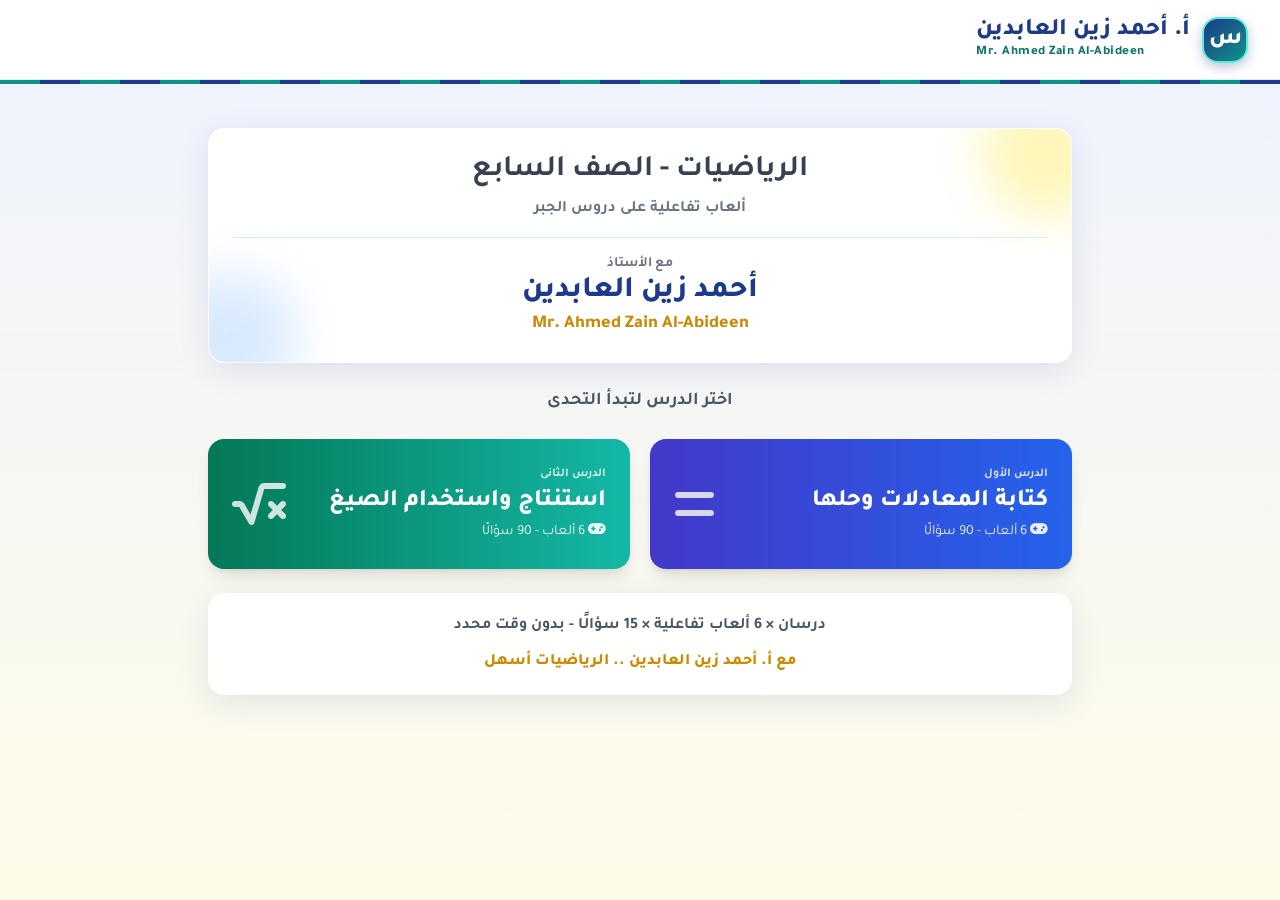
<file: index.html>
<!DOCTYPE html>
<html lang="ar" dir="rtl">
<head>
    <meta charset="UTF-8">
    <meta name="viewport" content="width=device-width, initial-scale=1.0, maximum-scale=1.0, user-scalable=no">
    <title>أ. أحمد زين العابدين - الرياضيات</title>
    <link rel="stylesheet" href="assets/tailwind.css">
    <link rel="stylesheet" href="assets/fontawesome/css/all.min.css">
    <link rel="stylesheet" href="assets/style.css">
    <script src="assets/common.js"></script>
</head>
<body class="text-gray-800 min-h-screen pb-24 relative">

    <header class="fixed top-0 w-full bg-white/95 backdrop-blur-md shadow-sm z-40 h-20 flex items-center px-4 md:px-8 border-b border-blue-100">
        <div class="flex items-center gap-3"><div class="logo-badge">س</div><h1 class="font-extrabold text-blue-900 text-lg md:text-2xl brand-name">أ. أحمد زين العابدين<small dir="ltr">Mr. Ahmed Zain Al-Abideen</small></h1></div>
    </header>
    <div class="fixed top-20 w-full z-40 brand-strip"></div>

    <div class="max-w-4xl mx-auto p-4 relative pt-28">
        <div class="space-y-6">
            <div class="glass-panel rounded-2xl p-6 shadow-lg relative overflow-hidden flex flex-col md:flex-row items-center gap-6 mt-4">
                <div class="absolute -top-10 -right-10 w-32 h-32 bg-yellow-200 rounded-full opacity-60 blur-xl"></div>
                <div class="absolute -bottom-10 -left-10 w-32 h-32 bg-blue-200 rounded-full opacity-60 blur-xl"></div>
                <div class="w-full text-center z-10 flex flex-col justify-center">
                    <h2 class="text-2xl md:text-3xl font-bold text-gray-700 mb-2" id="grade"></h2>
                    <p class="text-gray-500 font-bold">ألعاب تفاعلية على دروس الجبر</p>
                    <div class="mt-4 border-t border-blue-100 pt-4">
                        <p class="text-sm text-gray-500 font-bold">مع الأستاذ</p>
                        <p class="text-3xl font-extrabold text-blue-900">أحمد زين العابدين</p>
                        <p class="text-lg font-extrabold text-yellow-600" dir="ltr">Mr. Ahmed Zain Al-Abideen</p>
                    </div>
                </div>
            </div>

            <h3 class="text-center font-bold text-gray-600 mt-8 mb-4 text-lg">اختر الدرس لتبدأ التحدى</h3>

            <div class="grid grid-cols-1 sm:grid-cols-2 gap-5" id="lessons"></div>

            <div class="glass-panel rounded-2xl p-5 text-center mt-8">
                <p class="font-bold text-gray-600" id="summary"></p>
                <p class="mt-3 text-yellow-600 font-extrabold">مع أ. أحمد زين العابدين .. الرياضيات أسهل</p>
            </div>
        </div>
    </div>

    <script>
        document.getElementById('grade').innerText = TEACHER.grade;
        const box = document.getElementById('lessons');
        const ids = Object.keys(LESSONS);
        ids.forEach(id => {
            const L = LESSONS[id];
            box.insertAdjacentHTML('beforeend', `
            <a href="game.html?l=${id}" class="btn-bounce bg-gradient-to-l ${L.color} text-white p-6 rounded-2xl shadow-lg flex items-center justify-between min-h-[130px] hover:shadow-2xl">
                <div class="text-right">
                    <p class="text-xs font-bold text-white/80 mb-1">${L.order}</p>
                    <h4 class="font-extrabold text-2xl mb-1">${L.title}</h4>
                    <p class="text-sm text-white/90"><i class="fa-solid fa-gamepad"></i> ${L.games.length} ألعاب - ${L.games.length * 15} سؤالًا</p>
                </div>
                <i class="fa-solid ${L.icon} text-5xl opacity-80"></i>
            </a>`);
        });
        document.getElementById('summary').innerText = 'درسان × 6 ألعاب تفاعلية × 15 سؤالًا - بدون وقت محدد';
    </script>
</body>
</html>
</file>
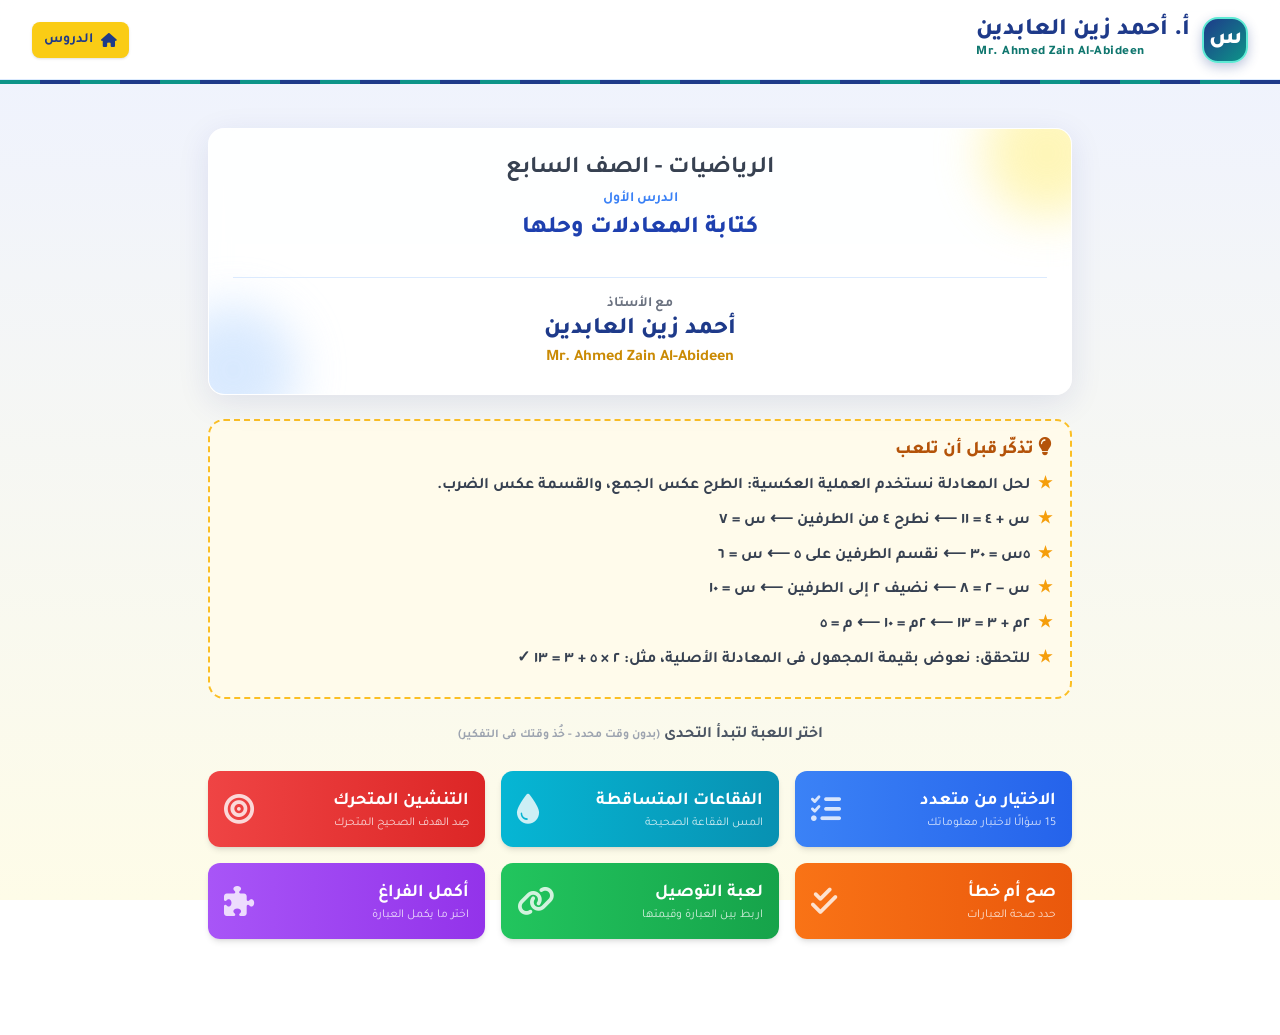
<file: game.html>
<!DOCTYPE html>
<html lang="ar" dir="rtl">
<head>
    <meta charset="UTF-8">
    <meta name="viewport" content="width=device-width, initial-scale=1.0, maximum-scale=1.0, user-scalable=no">
    <title>أ. أحمد زين العابدين - ألعاب الدرس</title>
    <link rel="stylesheet" href="assets/tailwind.css">
    <link rel="stylesheet" href="assets/fontawesome/css/all.min.css">
    <link rel="stylesheet" href="assets/style.css">
    <script src="assets/common.js"></script>
</head>
<body class="text-gray-800 min-h-screen pb-20 relative">

    <header class="fixed top-0 w-full bg-white/95 backdrop-blur-md shadow-sm z-40 h-20 flex items-center px-4 md:px-8 border-b border-blue-100">
        <div class="flex items-center gap-3"><div class="logo-badge">س</div><h1 class="font-extrabold text-blue-900 text-lg md:text-2xl brand-name">أ. أحمد زين العابدين<small dir="ltr">Mr. Ahmed Zain Al-Abideen</small></h1></div>
        <a href="index.html" class="mr-auto btn-bounce bg-yellow-400 hover:bg-yellow-300 text-blue-900 px-3 py-2 rounded-lg font-bold text-sm flex items-center gap-2 shadow"><i class="fa-solid fa-house"></i> الدروس</a>
    </header>
    <div class="fixed top-20 w-full z-40 brand-strip"></div>

    <div class="max-w-4xl mx-auto p-4 relative pt-28" id="main-container">

        <!-- الشاشة الرئيسية للدرس -->
        <div id="screen-home" class="space-y-6">
            <div class="glass-panel rounded-2xl p-6 shadow-lg relative overflow-hidden flex flex-col md:flex-row items-center gap-6 mt-4">
                <div class="absolute -top-10 -right-10 w-32 h-32 bg-yellow-200 rounded-full opacity-60 blur-xl"></div>
                <div class="absolute -bottom-10 -left-10 w-32 h-32 bg-blue-200 rounded-full opacity-60 blur-xl"></div>
                <div class="w-full text-center z-10 flex flex-col justify-center">
                    <h2 class="text-xl md:text-2xl font-bold text-gray-700 mb-1" id="grade-text"></h2>
                    <p class="text-sm font-bold text-blue-500 mb-1" id="lesson-order"></p>
                    <h3 class="text-xl md:text-2xl text-blue-800 font-extrabold mb-4" id="lesson-title">جارٍ التحميل...</h3>
                    <div class="mt-4 border-t border-blue-100 pt-4">
                        <p class="text-sm text-gray-500 font-bold">مع الأستاذ</p>
                        <p class="text-2xl font-extrabold text-blue-900" id="teacher-name"></p>
                        <p class="text-md font-bold text-yellow-600" id="teacher-en" dir="ltr"></p>
                    </div>
                </div>
            </div>

            <div class="tips-box">
                <h4><i class="fa-solid fa-lightbulb"></i> تذكّر قبل أن تلعب</h4>
                <ul id="tips-list"></ul>
            </div>

            <h3 class="text-center font-bold text-gray-600 mt-8 mb-4">اختر اللعبة لتبدأ التحدى <span class="text-xs text-gray-400">(بدون وقت محدد - خُذ وقتك فى التفكير)</span></h3>

            <div class="grid grid-cols-1 sm:grid-cols-2 lg:grid-cols-3 gap-4" id="games-grid"></div>
        </div>

        <!-- رأس اللعبة -->
        <div id="game-header" class="hidden mb-6 bg-white p-3 rounded-xl shadow-sm border border-gray-100 flex flex-col gap-3">
            <div class="flex justify-between items-center w-full">
                <button onclick="goHome()" class="btn-bounce bg-gray-100 hover:bg-gray-200 text-gray-700 px-3 py-2 rounded-lg font-bold text-sm flex items-center gap-2">
                    <i class="fa-solid fa-arrow-right"></i> للألعاب
                </button>
                <div class="flex items-center gap-3">
                    <div class="text-left hidden sm:block">
                        <p class="text-xs text-gray-500 font-bold" id="hdr-teacher"></p>
                        <p class="text-sm font-bold text-blue-700" id="hdr-lesson"></p>
                    </div>
                </div>
            </div>
            <div class="flex justify-between items-center w-full border-t border-gray-100 pt-2">
                <div class="w-1/3 text-xs sm:text-sm font-bold text-gray-500"><i class="fa-solid fa-infinity text-blue-500"></i> بدون وقت</div>
                <h2 id="current-game-title" class="text-base sm:text-lg font-bold text-blue-800 text-center w-1/3"></h2>
                <div class="text-sm sm:text-base font-bold text-gray-600 bg-gray-50 px-3 py-1 rounded-lg border w-1/3 text-left">
                    النتيجة: <span id="current-score" class="text-blue-700">0</span>/<span class="total-count">15</span>
                </div>
            </div>
        </div>

        <!-- 1. اختيار من متعدد -->
        <div id="screen-mcq" class="hidden game-screen">
            <div class="glass-panel p-6 rounded-2xl">
                <div class="w-full bg-gray-200 rounded-full h-2.5 mb-6"><div id="mcq-progress" class="bg-blue-600 h-2.5 rounded-full" style="width:0%"></div></div>
                <div id="mcq-img"></div>
                <h3 id="mcq-question" class="text-xl md:text-2xl font-bold text-gray-800 mb-6 text-center leading-relaxed"></h3>
                <div id="mcq-options" class="grid grid-cols-1 sm:grid-cols-2 gap-3"></div>
            </div>
        </div>

        <!-- 2. الفقاعات -->
        <div id="screen-bubbles" class="hidden game-screen">
            <div class="glass-panel p-6 rounded-2xl">
                <div class="w-full bg-gray-200 rounded-full h-2.5 mb-4"><div id="bubbles-progress" class="bg-cyan-500 h-2.5 rounded-full" style="width:0%"></div></div>
                <div class="bg-cyan-50 border border-cyan-200 rounded-xl p-4 mb-4 text-center">
                    <h3 id="bubbles-question" class="text-lg md:text-xl font-bold text-gray-800 leading-relaxed"></h3>
                    <div id="bubbles-img"></div>
                </div>
                <div id="bubbles-game-area" class="relative w-full h-[430px] overflow-hidden rounded-xl shadow-inner bg-gradient-to-b from-blue-50 to-cyan-100"></div>
            </div>
        </div>

        <!-- 3. التنشين -->
        <div id="screen-shoot" class="hidden game-screen">
            <div class="glass-panel p-6 rounded-2xl">
                <div class="w-full bg-gray-200 rounded-full h-2.5 mb-4"><div id="shoot-progress" class="bg-red-500 h-2.5 rounded-full" style="width:0%"></div></div>
                <div class="bg-red-50 border border-red-200 rounded-xl p-4 mb-4 text-center">
                    <h3 id="shoot-question" class="text-lg md:text-xl font-bold text-gray-800 leading-relaxed"></h3>
                    <div id="shoot-img"></div>
                </div>
                <div id="shoot-game-area" class="relative w-full h-[430px] overflow-hidden bg-gray-900 border-4 border-gray-700 rounded-xl shadow-inner"></div>
            </div>
        </div>

        <!-- 4. صح أم خطأ -->
        <div id="screen-tf" class="hidden game-screen">
            <div class="glass-panel p-6 rounded-2xl flex flex-col">
                <div class="w-full bg-gray-200 rounded-full h-2.5 mb-6"><div id="tf-progress" class="bg-orange-500 h-2.5 rounded-full" style="width:0%"></div></div>
                <p class="text-center font-bold text-gray-600 mb-4 text-lg">اقرأ العبارة وحدد: صح أم خطأ؟</p>
                <div id="tf-img"></div>
                <div class="flex items-center justify-center mb-8">
                    <div id="tf-statement" class="bg-white border-2 border-orange-300 text-gray-800 font-bold text-xl md:text-2xl py-8 px-6 rounded-2xl shadow-md w-full text-center min-h-[150px] flex items-center justify-center leading-relaxed"></div>
                </div>
                <div class="grid grid-cols-2 gap-4 w-full">
                    <button onclick="checkTF(true)" class="btn-bounce bg-green-500 hover:bg-green-600 text-white p-6 rounded-xl flex flex-col items-center gap-2 shadow-lg">
                        <i class="fa-solid fa-check text-5xl mb-2"></i><span class="font-bold text-xl md:text-2xl">صح</span>
                    </button>
                    <button onclick="checkTF(false)" class="btn-bounce bg-red-500 hover:bg-red-600 text-white p-6 rounded-xl flex flex-col items-center gap-2 shadow-lg">
                        <i class="fa-solid fa-xmark text-5xl mb-2"></i><span class="font-bold text-xl md:text-2xl">خطأ</span>
                    </button>
                </div>
            </div>
        </div>

        <!-- 5. التوصيل -->
        <div id="screen-match" class="hidden game-screen">
            <div class="glass-panel p-4 rounded-2xl">
                <div class="w-full bg-gray-200 rounded-full h-2.5 mb-4"><div id="match-progress" class="bg-green-600 h-2.5 rounded-full" style="width:0%"></div></div>
                <p class="text-center text-gray-600 mb-4 font-bold">المس عنصرًا من القائمة الأولى ثم ما يناسبه من الثانية</p>
                <div class="flex gap-4 justify-between">
                    <div class="w-1/2 space-y-2 flex flex-col" id="match-list-a"></div>
                    <div class="w-1/2 space-y-2 flex flex-col" id="match-list-b"></div>
                </div>
            </div>
        </div>

        <!-- 6. أكمل -->
        <div id="screen-fill" class="hidden game-screen">
            <div class="glass-panel p-4 md:p-6 rounded-2xl flex flex-col">
                <div class="w-full bg-gray-200 rounded-full h-2.5 mb-4 md:mb-6"><div id="fill-progress" class="bg-purple-500 h-2.5 rounded-full" style="width:0%"></div></div>
                <p class="text-center font-bold text-gray-600 mb-4 text-sm md:text-lg">اختر ما يكمل العبارة إكمالًا صحيحًا</p>
                <div id="fill-img"></div>
                <div class="bg-white border-2 border-purple-200 py-6 px-4 md:py-8 md:px-6 rounded-2xl shadow-sm text-center mb-6 flex items-center justify-center min-h-[120px] md:min-h-[160px]">
                    <h3 id="fill-sentence" class="text-lg sm:text-xl md:text-2xl font-bold text-gray-800 leading-loose"></h3>
                </div>
                <div id="fill-options" class="grid grid-cols-1 sm:grid-cols-2 gap-3 md:gap-4"></div>
            </div>
        </div>
    
        <!-- 7. شد الحبل -->
        <div id="screen-tug" class="hidden game-screen">
            <div class="glass-panel p-4 md:p-6 rounded-2xl">
                <div class="w-full bg-gray-200 rounded-full h-2.5 mb-4"><div id="tug-progress" class="bg-amber-500 h-2.5 rounded-full" style="width:0%"></div></div>
                <div class="tug-arena">
                    <div class="tug-team tug-me"><span class="tug-tag">فريقك</span><div class="tug-men"><i class="fa-solid fa-person"></i><i class="fa-solid fa-person"></i><i class="fa-solid fa-person"></i></div></div>
                    <div class="tug-field">
                        <div class="tug-zone tug-zone-me"></div><div class="tug-zone tug-zone-op"></div>
                        <div class="tug-center"></div>
                        <div id="tug-rope" class="tug-rope"><div class="tug-knot"><i class="fa-solid fa-flag"></i></div></div>
                    </div>
                    <div class="tug-team tug-op"><span class="tug-tag">المنافس</span><div class="tug-men"><i class="fa-solid fa-person"></i><i class="fa-solid fa-person"></i><i class="fa-solid fa-person"></i></div></div>
                </div>
                <p class="text-center text-xs font-bold text-gray-500 mb-3">كل إجابة صحيحة تسحب الحبل نحو فريقك، وكل إجابة خاطئة تسحبه نحو المنافس</p>
                <div class="bg-amber-50 border border-amber-200 rounded-xl p-4 mb-4 text-center">
                    <h3 id="tug-question" class="text-lg md:text-xl font-bold text-gray-800 leading-relaxed"></h3>
                </div>
                <div id="tug-options" class="grid grid-cols-2 gap-3"></div>
            </div>
        </div>

        <!-- 8. تسجيل الأهداف -->
        <div id="screen-goal" class="hidden game-screen">
            <div class="glass-panel p-4 md:p-6 rounded-2xl">
                <div class="w-full bg-gray-200 rounded-full h-2.5 mb-4"><div id="goal-progress" class="bg-emerald-600 h-2.5 rounded-full" style="width:0%"></div></div>
                <div class="bg-emerald-50 border border-emerald-200 rounded-xl p-4 mb-4 text-center">
                    <h3 id="goal-question" class="text-lg md:text-xl font-bold text-gray-800 leading-relaxed"></h3>
                </div>
                <div class="goal-pitch" id="goal-pitch">
                    <div class="goal-frame"><div class="goal-net"></div></div>
                    <div id="goal-keeper" class="goal-keeper"><i class="fa-solid fa-user-shield"></i></div>
                    <div id="goal-targets"></div>
                    <div id="goal-ball" class="goal-ball"><i class="fa-solid fa-futbol"></i></div>
                    <div id="goal-flash" class="goal-flash"></div>
                </div>
                <p class="text-center text-sm font-bold text-gray-500 mt-3">المس الزاوية التى بها الإجابة الصحيحة لتسدد الكرة</p>
            </div>
        </div>
    </div>

    <!-- نافذة التغذية الراجعة -->
    <div id="feedback-modal" class="fixed inset-0 bg-black bg-opacity-60 z-50 hidden flex items-center justify-center p-4 backdrop-blur-sm">
        <div id="feedback-content" class="bg-white rounded-2xl p-6 max-w-sm w-full text-center transform scale-50 opacity-0 transition-all duration-300">
            <div id="feedback-icon" class="text-6xl mb-4"></div>
            <h3 id="feedback-title" class="text-2xl font-bold mb-2"></h3>
            <p id="feedback-msg" class="text-gray-600 mb-6 font-bold text-lg leading-relaxed"></p>
            <button onclick="closeFeedback()" class="bg-blue-700 text-white font-bold py-3 px-8 rounded-xl shadow-md w-full hover:bg-blue-800 transition-colors">متابعة</button>
        </div>
    </div>

    <!-- نهاية اللعبة -->
    <div id="endgame-modal" class="fixed inset-0 bg-blue-950 bg-opacity-95 z-50 hidden flex items-center justify-center p-4">
        <div class="bg-white rounded-2xl p-8 max-w-md w-full text-center shadow-2xl">
            <i class="fa-solid fa-trophy text-6xl text-yellow-400 mb-4"></i>
            <h2 class="text-3xl font-bold text-blue-900 mb-2">اكتملت اللعبة!</h2>
            <p class="text-xl text-gray-700 mb-2 font-bold">لقد حققت <span id="endgame-score" class="text-blue-700 text-2xl">0</span> من <span class="total-count">15</span></p>
            <p id="endgame-msg" class="text-lg text-yellow-600 font-bold mb-6"></p>
            <button onclick="startGame(gameState.activeGame)" class="w-full mb-3 bg-yellow-400 text-blue-900 font-bold py-3 rounded-xl shadow text-lg btn-bounce">
                <i class="fa-solid fa-rotate-right"></i> العب مرة أخرى
            </button>
            <button onclick="goHome()" class="w-full bg-gradient-to-r from-blue-700 to-indigo-700 text-white font-bold py-4 rounded-xl shadow-lg text-xl btn-bounce">
                العودة لألعاب الدرس
            </button>
        </div>
    </div>


        <script src="assets/game.js"></script>
</body>
</html>
</file>
<file: assets/style.css>
@import url('https://fonts.googleapis.com/css2?family=Tajawal:wght@400;700;800&display=swap');
body { font-family: 'Tajawal', sans-serif; background: linear-gradient(180deg,#eef2ff 0%,#fefce8 100%); background-attachment: fixed; user-select: none; overflow-x: hidden; }
.glass-panel { background: rgba(255,255,255,0.93); backdrop-filter: blur(10px); border: 1px solid rgba(255,255,255,0.3); box-shadow: 0 8px 32px 0 rgba(31,38,135,0.10); }
.btn-bounce { transition: transform 0.2s; }
.btn-bounce:active { transform: scale(0.95); }
.brand-strip { background: repeating-linear-gradient(90deg,#facc15 0 40px,#1e3a8a 40px 80px); height: 4px; }

/* رياضيات */
.m { unicode-bidi: isolate; direction: ltr; }
.frac { display: inline-flex; flex-direction: column; vertical-align: middle; text-align: center; line-height: 1.1; margin: 0 2px; font-size: 0.9em; }
.frac .num { border-bottom: 2px solid currentColor; padding: 0 3px; }
.frac .den { padding: 0 3px; }
.q-img { max-height: 260px; max-width: 100%; margin: 0 auto 1rem; border-radius: 12px; border: 2px solid #e0e7ff; background: #fff; object-fit: contain; }
.q-img-sm { max-height: 150px; max-width: 100%; margin: 8px auto 0; border-radius: 10px; background: #fff; object-fit: contain; }

/* التوصيل */
.match-item { transition: all 0.3s; }
.match-item.selected { background-color: #fef08a; border-color: #eab308; transform: scale(1.05); }
.match-item.matched { background-color: #86efac; border-color: #22c55e; opacity: 0.7; pointer-events: none; }
.match-item.error { background-color: #fca5a5; border-color: #ef4444; animation: shake 0.5s; }

/* الفقاعات */
.game-bubble {
    border-radius: 50%;
    background: radial-gradient(circle at 30% 30%, rgba(255,255,255,0.95), rgba(191,219,254,0.8) 60%, rgba(59,130,246,0.45));
    box-shadow: inset 0 0 15px rgba(255,255,255,0.8), 0 4px 10px rgba(0,0,0,0.15);
    border: 1px solid rgba(255,255,255,0.6);
    color: #1e3a8a; text-shadow: 0 1px 2px rgba(255,255,255,0.8);
}
.horizontal-target { background-color: white; border: 4px solid; box-shadow: 0 10px 15px -3px rgba(0,0,0,0.2); }

/* حركة مستمرة بلا وقت محدد: تتكرر حتى يجيب الطالب */
@keyframes fallDown { from { top: -140px; } to { top: 105%; } }
@keyframes moveRight { from { left: -140px; } to { left: 105%; } }
@keyframes moveLeft { from { left: 105%; } to { left: -140px; } }
.anim-fall { animation: fallDown 16s linear infinite; }
.anim-right { animation: moveRight 15s linear infinite; }
.anim-left { animation: moveLeft 15s linear infinite; }

@keyframes shake { 0%,100% {transform: translateX(0);} 25% {transform: translateX(-5px);} 75% {transform: translateX(5px);} }
.popup-anim { animation: popIn 0.3s ease-out forwards; }
@keyframes popIn { 0% { opacity: 0; transform: scale(0.5); } 100% { opacity: 1; transform: scale(1); } }
.game-bubble .frac, .horizontal-target .frac { font-size: 1.3em; }
.game-bubble .m, .horizontal-target .m { white-space: normal; }

/* رموز الشعاع والمستقيم */
.geo { position: relative; display: inline-block; padding-top: 0.45em; line-height: 1.1; unicode-bidi: isolate; }
.geo::before { position: absolute; top: -0.15em; left: 0; right: 0; text-align: center; font-size: 0.8em; line-height: 1; letter-spacing: -2px; }
.ray::before { content: "⟶"; }
.gline::before { content: "⟷"; }

/* ===== عناصر مستر سيف محمد (بدون صور) ===== */
.brand-strip { background: repeating-linear-gradient(90deg,#f59e0b 0 40px,#1e3a8a 40px 80px); }
.logo-badge { width: 56px; height: 56px; border-radius: 16px; display: flex; align-items: center; justify-content: center;
  background: linear-gradient(135deg,#1e3a8a,#4f46e5); color: #fde68a; font-size: 26px; font-weight: 800; box-shadow: 0 4px 12px rgba(30,58,138,.3); border: 2px solid #fcd34d; flex-shrink: 0; }
.brand-name { line-height: 1.15; }
.brand-name small { display: block; font-size: 13px; color: #b45309; font-weight: 800; letter-spacing: .5px; }
.hero-art { position: relative; width: 100%; max-width: 300px; aspect-ratio: 1/1; border-radius: 20px; border: 4px solid #fbbf24;
  background: radial-gradient(circle at 30% 25%,#6366f1,#1e3a8a 70%); color: #fff; display: flex; flex-direction: column; align-items: center; justify-content: center; gap: 10px;
  box-shadow: 0 12px 30px rgba(30,58,138,.35); overflow: hidden; }
.hero-art .big { font-size: 64px; font-weight: 800; color: #fde68a; line-height: 1; }
.hero-art .eq { direction: ltr; font-size: 20px; font-weight: 800; background: rgba(255,255,255,.15); padding: 6px 14px; border-radius: 12px; }
.hero-art .eq b { color: #fde68a; }
.hero-art .tag { font-size: 14px; font-weight: 800; color: #c7d2fe; }
.hero-art::before, .hero-art::after { content: ""; position: absolute; border-radius: 50%; background: rgba(255,255,255,.08); }
.hero-art::before { width: 160px; height: 160px; top: -50px; left: -50px; }
.hero-art::after { width: 120px; height: 120px; bottom: -40px; right: -30px; }
@media (max-width: 767px) { .hero-art { max-width: 240px; } .hero-art .big { font-size: 52px; } }
.avatar-mini { width: 40px; height: 40px; border-radius: 50%; display: flex; align-items: center; justify-content: center; background: linear-gradient(135deg,#1e3a8a,#4f46e5); color: #fde68a; font-weight: 800; border: 2px solid #fbbf24; }
.lesson-num { width: 64px; height: 64px; border-radius: 14px; display: flex; flex-direction: column; align-items: center; justify-content: center; color: #fff; font-weight: 800; flex-shrink: 0; box-shadow: 0 4px 10px rgba(0,0,0,.15); }
.lesson-num span { font-size: 11px; opacity: .9; }
.lesson-num b { font-size: 24px; line-height: 1; }
.tips-box { background: #fffbeb; border: 2px dashed #fbbf24; border-radius: 16px; padding: 16px 18px; }
.tips-box h4 { color: #b45309; font-weight: 800; font-size: 18px; margin-bottom: 8px; }
.tips-box li { position: relative; padding-right: 22px; margin-bottom: 6px; font-weight: 700; color: #374151; line-height: 1.8; }
.tips-box li::before { content: "★"; position: absolute; right: 0; color: #f59e0b; }
.tips-box .m, .hero-art .eq { white-space: nowrap; }

/* ===== أ. أحمد زين العابدين ===== */
.brand-strip { background: repeating-linear-gradient(90deg,#0d9488 0 40px,#1e3a8a 40px 80px); }
.brand-name small { color: #0f766e; }
.logo-badge { width: 46px; height: 46px; font-size: 24px; background: linear-gradient(135deg,#1e3a8a,#0d9488); border-color: #5eead4; color: #fff; }

/* المعادلات: من اليمين لليسار كما فى الكتاب */
.eq { unicode-bidi: isolate; direction: rtl; white-space: nowrap; display: inline-block; }
.game-bubble .eq, .horizontal-target .eq, .match-item .eq { white-space: normal; }

/* رسم المستطيلات */
.bar-fig { max-width: 460px; margin: 4px auto 18px; padding: 30px 8px 0; }
.bar-row { display: flex; direction: ltr; height: 38px; border: 2px solid #374151; border-radius: 4px; overflow: visible; }
.bar-seg { position: relative; border-left: 2px solid #374151; min-width: 34px; }
.bar-seg:first-child { border-left: none; }
.bar-w { background: #fff; } .bar-g { background: #4ade80; } .bar-y { background: #fde047; }
.bar-k { background: repeating-conic-gradient(#1f2937 0 25%, #fff 0 50%) 0 0/10px 10px; }
.bar-lbl { position: absolute; bottom: 100%; left: 0; right: 0; text-align: center; font-size: 13px; font-weight: 800; color: #1e3a8a; white-space: nowrap; padding-bottom: 2px; border-bottom: 2px solid #94a3b8; margin: 0 2px 4px; }
.bar-total { margin-top: 6px; border-top: 2px solid #94a3b8; text-align: center; font-weight: 800; color: #374151; font-size: 14px; padding-top: 2px; }
.bar-sm { margin-bottom: 6px; padding-top: 26px; }
.game-bubble > span, .horizontal-target > span { font-size: 1.35em; }

/* ===== شد الحبل ===== */
.tug-arena { display: flex; align-items: center; gap: 6px; margin-bottom: 10px; }
.tug-team { display: flex; flex-direction: column; align-items: center; width: 74px; flex-shrink: 0; }
.tug-tag { font-size: 12px; font-weight: 800; padding: 2px 8px; border-radius: 999px; color: #fff; margin-bottom: 4px; white-space: nowrap; }
.tug-me .tug-tag { background: #2563eb; } .tug-op .tug-tag { background: #dc2626; }
.tug-men { display: flex; gap: 1px; font-size: 30px; line-height: 1; }
.tug-me .tug-men { color: #1d4ed8; transform: rotate(12deg); } .tug-op .tug-men { color: #b91c1c; transform: rotate(-12deg); }
.tug-me.pulling .tug-men { animation: pullR .6s ease-out; } .tug-op.pulling .tug-men { animation: pullL .6s ease-out; }
@keyframes pullR { 50% { transform: rotate(28deg) translateX(8px); } }
@keyframes pullL { 50% { transform: rotate(-28deg) translateX(-8px); } }
.tug-field { position: relative; flex: 1; height: 86px; border-radius: 14px; overflow: hidden; border: 2px solid #e5e7eb; }
.tug-zone { position: absolute; top: 0; bottom: 0; width: 50%; }
.tug-zone-me { right: 0; background: linear-gradient(90deg,#dbeafe,#bfdbfe); }
.tug-zone-op { left: 0; background: linear-gradient(90deg,#fecaca,#fee2e2); }
.tug-center { position: absolute; top: 0; bottom: 0; left: 50%; border-left: 3px dashed #6b7280; }
.tug-rope { position: absolute; top: 50%; left: -30%; width: 160%; height: 10px; margin-top: -5px; border-radius: 6px;
  background: repeating-linear-gradient(45deg,#a16207 0 6px,#ca8a04 6px 12px); box-shadow: 0 2px 4px rgba(0,0,0,.25); transition: transform .6s cubic-bezier(.3,1.6,.5,1); }
.tug-knot { position: absolute; left: 50%; top: 50%; transform: translate(-50%,-50%); width: 34px; height: 34px; border-radius: 50%; background: #fff; border: 3px solid #f59e0b;
  display: flex; align-items: center; justify-content: center; color: #dc2626; font-size: 15px; box-shadow: 0 3px 8px rgba(0,0,0,.25); }
.opt-right { background: #bbf7d0 !important; border-color: #22c55e !important; }
.opt-wrong { background: #fecaca !important; border-color: #ef4444 !important; }

/* ===== تسجيل الأهداف ===== */
.goal-pitch { position: relative; width: 100%; height: 360px; border-radius: 16px; overflow: hidden;
  background: repeating-linear-gradient(180deg,#16a34a 0 36px,#15803d 36px 72px); box-shadow: inset 0 0 30px rgba(0,0,0,.25); }
.goal-frame { position: absolute; top: 5%; left: 8%; right: 8%; height: 56%; border: 7px solid #fff; border-bottom: none; border-radius: 6px 6px 0 0; box-shadow: 0 4px 10px rgba(0,0,0,.25); }
.goal-net { position: absolute; inset: 0; background-image: linear-gradient(rgba(255,255,255,.35) 1px, transparent 1px), linear-gradient(90deg, rgba(255,255,255,.35) 1px, transparent 1px); background-size: 14px 14px; background-color: rgba(0,0,0,.12); }
.goal-pitch::after { content: ""; position: absolute; left: 22%; right: 22%; top: 61%; height: 22%; border: 3px solid rgba(255,255,255,.7); border-top: none; }
.goal-keeper { position: absolute; z-index: 3; font-size: 44px; color: #facc15; text-shadow: 0 3px 6px rgba(0,0,0,.4); transform: translate(-50%,-50%); pointer-events: none; }
.goal-ball { position: absolute; z-index: 4; font-size: 34px; color: #fff; background: #111; border-radius: 50%; line-height: 1; width: 36px; height: 36px; display: flex; align-items: center; justify-content: center;
  transform: translate(-50%,-50%); pointer-events: none; text-shadow: none; box-shadow: 0 4px 6px rgba(0,0,0,.35); }
.goal-target { position: absolute; z-index: 2; transform: translate(-50%,-50%); min-width: 92px; max-width: 150px; min-height: 58px; padding: 6px 10px; border-radius: 14px;
  background: rgba(255,255,255,.92); border: 3px solid #fde047; color: #14532d; font-weight: 800; font-size: 17px; box-shadow: 0 4px 10px rgba(0,0,0,.25); display: flex; align-items: center; justify-content: center; text-align: center; transition: transform .2s; }
.goal-target.long { font-size: 13px; }
.goal-target:active { transform: translate(-50%,-50%) scale(.94); }
.goal-target.hit { background: #bbf7d0; border-color: #22c55e; }
.goal-target.miss { background: #fecaca; border-color: #ef4444; }
.goal-flash { position: absolute; z-index: 5; left: 50%; top: 74%; transform: translate(-50%,-50%) scale(.3); opacity: 0; font-size: 28px; font-weight: 800; padding: 6px 18px; border-radius: 14px; color: #fff; white-space: nowrap; transition: all .3s; pointer-events: none; }
.goal-flash.show { opacity: 1; transform: translate(-50%,-50%) scale(1); }
.goal-flash.ok { background: #16a34a; border: 3px solid #fde047; } .goal-flash.no { background: #dc2626; border: 3px solid #fff; }
@media (max-width: 480px) { .goal-target { min-width: 78px; font-size: 15px; } .goal-target.long { font-size: 11px; max-width: 120px; } .goal-pitch { height: 330px; } }

/* ألوان إضافية غير موجودة فى ملف tailwind المضغوط */
.from-amber-500{--tw-gradient-from:#f59e0b var(--tw-gradient-from-position);--tw-gradient-to:rgba(245,158,11,0) var(--tw-gradient-to-position);--tw-gradient-stops:var(--tw-gradient-from),var(--tw-gradient-to)}
.from-emerald-500{--tw-gradient-from:#10b981 var(--tw-gradient-from-position);--tw-gradient-to:rgba(16,185,129,0) var(--tw-gradient-to-position);--tw-gradient-stops:var(--tw-gradient-from),var(--tw-gradient-to)}
.from-teal-500{--tw-gradient-from:#14b8a6 var(--tw-gradient-from-position);--tw-gradient-to:rgba(20,184,166,0) var(--tw-gradient-to-position);--tw-gradient-stops:var(--tw-gradient-from),var(--tw-gradient-to)}
.to-green-700{--tw-gradient-to:#15803d var(--tw-gradient-to-position)}
.to-emerald-700{--tw-gradient-to:#047857 var(--tw-gradient-to-position)}
.bg-amber-500{background-color:#f59e0b} .bg-amber-50{background-color:#fffbeb} .hover\:bg-amber-50:hover{background-color:#fffbeb}
.border-amber-300{border-color:#fcd34d} .border-amber-200{border-color:#fde68a} .text-amber-900{color:#78350f}
.bg-emerald-50{background-color:#ecfdf5} .border-emerald-200{border-color:#a7f3d0} .bg-emerald-600{background-color:#059669}
</file>
